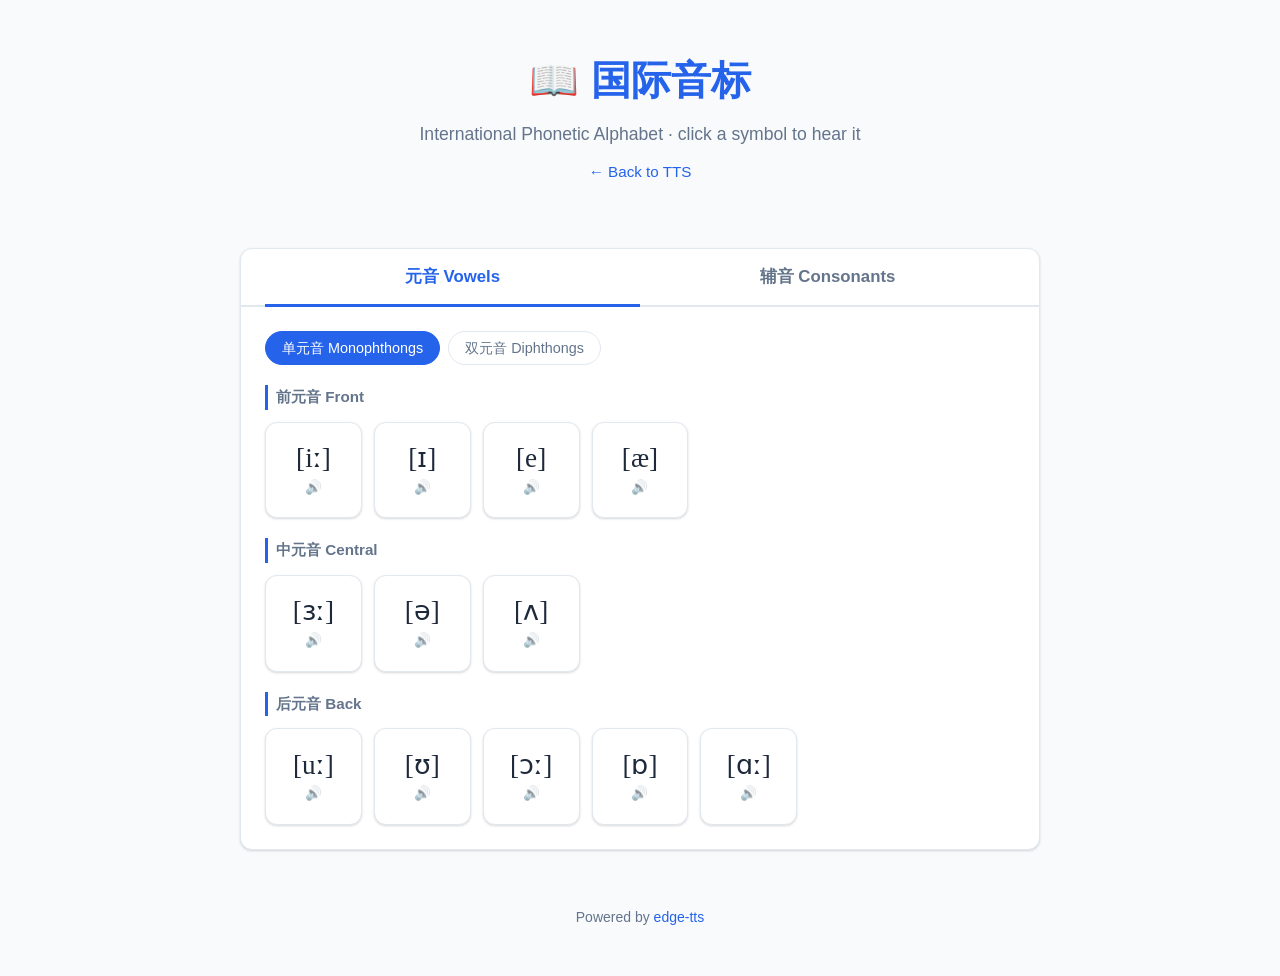
<file: web/phonetics.html>
<!DOCTYPE html>
<html lang="en">
<head>
    <meta charset="UTF-8">
    <meta name="viewport" content="width=device-width, initial-scale=1.0">
    <meta name="description" content="International Phonetic Alphabet — click any symbol to hear it pronounced">
    <meta name="theme-color" content="#2563eb">
    <title>国际音标 · Phonetics — Edge TTS</title>
    <link rel="manifest" href="manifest.json">
    <link rel="stylesheet" href="styles.css">
    <link rel="stylesheet" href="phonetics.css">
    <link rel="icon" type="image/png" href="icon-192.png">
    <link rel="apple-touch-icon" href="icon-192.png">
</head>
<body>
    <div class="container">
        <header>
            <h1>📖 国际音标</h1>
            <p class="subtitle">International Phonetic Alphabet · click a symbol to hear it</p>
            <p class="page-nav"><a href="index.html">← Back to TTS</a></p>
        </header>

        <main>
            <section class="card phonetics-card">
                <div class="tab-strip" role="tablist" aria-label="Phoneme group">
                    <button class="tab" role="tab" data-tab="vowels" aria-selected="true">元音 Vowels</button>
                    <button class="tab" role="tab" data-tab="consonants" aria-selected="false">辅音 Consonants</button>
                </div>

                <div class="tab-panel" data-panel="vowels">
                    <div class="subtab-strip" role="tablist" aria-label="Vowel type">
                        <button class="subtab is-active" data-subtab="monophthongs">单元音 Monophthongs</button>
                        <button class="subtab" data-subtab="diphthongs">双元音 Diphthongs</button>
                    </div>
                    <div class="subtab-panel" data-subpanel="monophthongs"></div>
                    <div class="subtab-panel is-hidden" data-subpanel="diphthongs"></div>
                </div>

                <div class="tab-panel is-hidden" data-panel="consonants">
                    <div class="subtab-strip" role="tablist" aria-label="Consonant type">
                        <button class="subtab is-active" data-subtab="voiceless">清辅音 Voiceless</button>
                        <button class="subtab" data-subtab="voiced">浊辅音 Voiced</button>
                    </div>
                    <div class="subtab-panel" data-subpanel="voiceless"></div>
                    <div class="subtab-panel is-hidden" data-subpanel="voiced"></div>
                </div>

                <div id="phoneticsStatus" class="status-message" role="status" aria-live="polite"></div>
            </section>
        </main>

        <footer>
            <p>
                Powered by <a href="https://github.com/rany2/edge-tts" target="_blank" rel="noopener">edge-tts</a>
            </p>
        </footer>
    </div>

    <script src="phonetics.js"></script>
</body>
</html>
</file>
<file: web/styles.css>
:root {
    --primary-color: #2563eb;
    --primary-hover: #1d4ed8;
    --secondary-color: #64748b;
    --background: #f8fafc;
    --card-background: #ffffff;
    --text-primary: #1e293b;
    --text-secondary: #64748b;
    --border-color: #e2e8f0;
    --success-color: #10b981;
    --error-color: #ef4444;
    --shadow: 0 1px 3px 0 rgba(0, 0, 0, 0.1), 0 1px 2px 0 rgba(0, 0, 0, 0.06);
    --shadow-lg: 0 10px 15px -3px rgba(0, 0, 0, 0.1), 0 4px 6px -2px rgba(0, 0, 0, 0.05);
}

* {
    margin: 0;
    padding: 0;
    box-sizing: border-box;
}

body {
    font-family: -apple-system, BlinkMacSystemFont, 'Segoe UI', Roboto, Oxygen, Ubuntu, Cantarell, sans-serif;
    background: var(--background);
    color: var(--text-primary);
    line-height: 1.6;
    padding: 1rem;
}

.container {
    max-width: 800px;
    margin: 0 auto;
}

/* Header */
header {
    text-align: center;
    margin-bottom: 2rem;
    padding: 2rem 0;
}

header h1 {
    font-size: 2.5rem;
    color: var(--primary-color);
    margin-bottom: 0.5rem;
}

.subtitle {
    color: var(--text-secondary);
    font-size: 1.1rem;
}

.page-nav {
    margin-top: 0.75rem;
    font-size: 0.95rem;
}

.page-nav a {
    color: var(--primary-color);
    text-decoration: none;
}

.page-nav a:hover {
    text-decoration: underline;
}

/* Card */
.card {
    background: var(--card-background);
    border-radius: 0.75rem;
    padding: 1.5rem;
    margin-bottom: 1.5rem;
    box-shadow: var(--shadow);
    border: 1px solid var(--border-color);
}

.card h2 {
    font-size: 1.25rem;
    color: var(--text-primary);
    margin-bottom: 1rem;
    padding-bottom: 0.75rem;
    border-bottom: 2px solid var(--border-color);
}

/* Form Elements */
.form-group {
    margin-bottom: 1rem;
}

.form-group label {
    display: block;
    margin-bottom: 0.5rem;
    font-weight: 600;
    color: var(--text-primary);
    font-size: 0.9rem;
}

textarea {
    width: 100%;
    padding: 0.75rem;
    border: 2px solid var(--border-color);
    border-radius: 0.5rem;
    font-family: inherit;
    font-size: 1rem;
    resize: vertical;
    transition: border-color 0.2s;
}

textarea:focus {
    outline: none;
    border-color: var(--primary-color);
}

select {
    width: 100%;
    padding: 0.75rem;
    border: 2px solid var(--border-color);
    border-radius: 0.5rem;
    font-family: inherit;
    font-size: 1rem;
    background: white;
    cursor: pointer;
    transition: border-color 0.2s;
}

select:focus {
    outline: none;
    border-color: var(--primary-color);
}

.char-count {
    text-align: right;
    color: var(--text-secondary);
    font-size: 0.875rem;
    margin-top: 0.5rem;
}

/* Filters */
.filters {
    display: grid;
    grid-template-columns: repeat(auto-fit, minmax(200px, 1fr));
    gap: 1rem;
}

/* Test Voice Section */
.test-voice-section {
    margin-top: 1rem;
    padding-top: 1rem;
    border-top: 1px solid var(--border-color);
    display: flex;
    align-items: center;
    gap: 1rem;
}

.test-voice-hint {
    font-size: 0.875rem;
    color: var(--text-secondary);
    margin: 0;
}

/* Prosody Controls */
.prosody-controls {
    margin-top: 1rem;
}

input[type="range"] {
    width: 100%;
    height: 6px;
    border-radius: 3px;
    background: var(--border-color);
    outline: none;
    -webkit-appearance: none;
}

input[type="range"]::-webkit-slider-thumb {
    -webkit-appearance: none;
    appearance: none;
    width: 20px;
    height: 20px;
    border-radius: 50%;
    background: var(--primary-color);
    cursor: pointer;
    transition: background 0.2s;
}

input[type="range"]::-webkit-slider-thumb:hover {
    background: var(--primary-hover);
}

input[type="range"]::-moz-range-thumb {
    width: 20px;
    height: 20px;
    border-radius: 50%;
    background: var(--primary-color);
    cursor: pointer;
    border: none;
    transition: background 0.2s;
}

input[type="range"]::-moz-range-thumb:hover {
    background: var(--primary-hover);
}

/* Buttons */
.btn {
    padding: 0.75rem 1.5rem;
    border: none;
    border-radius: 0.5rem;
    font-family: inherit;
    font-size: 1rem;
    font-weight: 600;
    cursor: pointer;
    transition: all 0.2s;
    display: inline-flex;
    align-items: center;
    gap: 0.5rem;
}

.btn-primary {
    background: var(--primary-color);
    color: white;
}

.btn-primary:hover:not(:disabled) {
    background: var(--primary-hover);
    transform: translateY(-1px);
    box-shadow: var(--shadow-lg);
}

.btn-secondary {
    background: var(--secondary-color);
    color: white;
}

.btn-secondary:hover:not(:disabled) {
    background: #475569;
    transform: translateY(-1px);
}

.btn:disabled {
    opacity: 0.5;
    cursor: not-allowed;
}

.btn-icon {
    font-size: 1.2rem;
}

.btn-link {
    background: none;
    border: none;
    color: var(--primary-color);
    cursor: pointer;
    text-decoration: underline;
    font-size: inherit;
    padding: 0;
}

.btn-link:hover {
    color: var(--primary-hover);
}

/* Actions */
.actions {
    display: flex;
    gap: 1rem;
    flex-wrap: wrap;
}

/* Progress Bar */
.progress-bar {
    width: 100%;
    height: 4px;
    background: var(--border-color);
    border-radius: 2px;
    overflow: hidden;
    margin: 1rem 0;
}

.progress-fill {
    height: 100%;
    background: var(--primary-color);
    animation: progress 1.5s ease-in-out infinite;
}

@keyframes progress {
    0% {
        width: 0%;
        margin-left: 0%;
    }
    50% {
        width: 50%;
        margin-left: 25%;
    }
    100% {
        width: 0%;
        margin-left: 100%;
    }
}

/* Status Message */
.status-message {
    padding: 0.75rem;
    border-radius: 0.5rem;
    margin-top: 1rem;
    display: none;
}

.status-message.success {
    background: #d1fae5;
    color: #065f46;
    display: block;
}

.status-message.error {
    background: #fee2e2;
    color: #991b1b;
    display: block;
}

.status-message.info {
    background: #dbeafe;
    color: #1e40af;
    display: block;
}

/* Audio Section */
#audioPlayer {
    width: 100%;
    margin-bottom: 1rem;
}

.audio-actions {
    display: flex;
    gap: 1rem;
}

/* History */
.history-list {
    max-height: 300px;
    overflow-y: auto;
}

.history-item {
    padding: 1rem;
    border: 1px solid var(--border-color);
    border-radius: 0.5rem;
    margin-bottom: 0.75rem;
    cursor: pointer;
    transition: all 0.2s;
}

.history-item:hover {
    border-color: var(--primary-color);
    background: #f1f5f9;
}

.history-item-header {
    display: flex;
    justify-content: space-between;
    align-items: start;
    margin-bottom: 0.5rem;
}

.history-item-text {
    font-size: 0.9rem;
    color: var(--text-primary);
    overflow: hidden;
    text-overflow: ellipsis;
    white-space: nowrap;
    flex: 1;
    margin-right: 1rem;
}

.history-item-voice {
    font-size: 0.8rem;
    color: var(--text-secondary);
}

.history-item-time {
    font-size: 0.75rem;
    color: var(--text-secondary);
}

.history-item-actions {
    display: flex;
    gap: 0.5rem;
    margin-top: 0.5rem;
}

.history-item-actions button {
    padding: 0.25rem 0.75rem;
    font-size: 0.875rem;
}

.empty-state {
    text-align: center;
    color: var(--text-secondary);
    padding: 2rem;
}

/* Footer */
footer {
    text-align: center;
    padding: 2rem 0;
    color: var(--text-secondary);
    font-size: 0.875rem;
}

footer a {
    color: var(--primary-color);
    text-decoration: none;
}

footer a:hover {
    text-decoration: underline;
}

.status-indicator {
    margin-top: 0.5rem;
}

.online {
    color: var(--success-color);
}

.offline {
    color: var(--error-color);
}

/* Responsive */
@media (max-width: 640px) {
    body {
        padding: 0.5rem;
    }

    header h1 {
        font-size: 2rem;
    }

    .card {
        padding: 1rem;
    }

    .actions {
        flex-direction: column;
    }

    .actions .btn {
        width: 100%;
    }

    .filters {
        grid-template-columns: 1fr;
    }

    .test-voice-section {
        flex-direction: column;
        align-items: stretch;
    }

    .test-voice-section .btn {
        width: 100%;
    }

    .test-voice-hint {
        text-align: center;
    }
}

/* Install prompt animation */
#installPrompt {
    animation: slideIn 0.3s ease-out;
}

@keyframes slideIn {
    from {
        opacity: 0;
        transform: translateY(-10px);
    }
    to {
        opacity: 1;
        transform: translateY(0);
    }
}

/* Loading animation */
.loading {
    display: inline-block;
    width: 1rem;
    height: 1rem;
    border: 2px solid var(--border-color);
    border-top-color: var(--primary-color);
    border-radius: 50%;
    animation: spin 0.6s linear infinite;
}

@keyframes spin {
    to {
        transform: rotate(360deg);
    }
}
</file>
<file: web/phonetics.css>
.phonetics-card {
    padding-top: 0;
}

/* Top-level tabs */
.tab-strip {
    display: flex;
    gap: 0;
    border-bottom: 2px solid var(--border-color);
    margin: 0 -1.5rem 1.5rem;
    padding: 0 1.5rem;
}

.tab {
    flex: 1;
    background: none;
    border: none;
    padding: 1rem 0;
    font-size: 1.05rem;
    font-weight: 600;
    color: var(--text-secondary);
    cursor: pointer;
    border-bottom: 3px solid transparent;
    margin-bottom: -2px;
    transition: color 0.2s, border-color 0.2s;
    font-family: inherit;
}

.tab.is-active {
    color: var(--primary-color);
    border-bottom-color: var(--primary-color);
}

/* Sub-tabs (pills) */
.subtab-strip {
    display: flex;
    gap: 0.5rem;
    margin-bottom: 1.25rem;
    flex-wrap: wrap;
}

.subtab {
    padding: 0.4rem 1rem;
    border-radius: 999px;
    border: 1px solid var(--border-color);
    background: white;
    font-size: 0.9rem;
    font-weight: 500;
    color: var(--text-secondary);
    cursor: pointer;
    transition: all 0.2s;
    font-family: inherit;
}

.subtab:hover {
    border-color: var(--primary-color);
    color: var(--primary-color);
}

.subtab.is-active {
    background: var(--primary-color);
    color: white;
    border-color: var(--primary-color);
}

.is-hidden {
    display: none !important;
}

/* Group label (e.g. 前元音) */
.phon-group-label {
    font-size: 0.95rem;
    font-weight: 600;
    color: var(--text-secondary);
    margin: 1.25rem 0 0.75rem;
    padding-left: 0.5rem;
    border-left: 3px solid var(--primary-color);
}

.phon-group-label:first-child {
    margin-top: 0.25rem;
}

/* Card grid */
.phon-grid {
    display: grid;
    grid-template-columns: repeat(auto-fill, minmax(88px, 1fr));
    gap: 0.75rem;
}

.phon-card {
    aspect-ratio: 1 / 1;
    display: flex;
    flex-direction: column;
    align-items: center;
    justify-content: center;
    gap: 0.4rem;
    background: white;
    border: 1px solid var(--border-color);
    border-radius: 0.75rem;
    cursor: pointer;
    transition: all 0.15s ease;
    box-shadow: var(--shadow);
    font-family: inherit;
    padding: 0.5rem;
}

.phon-card:hover {
    transform: translateY(-2px);
    border-color: var(--primary-color);
    box-shadow: var(--shadow-lg);
}

.phon-card:active {
    transform: translateY(0);
}

.phon-card.is-loading {
    opacity: 0.6;
    pointer-events: none;
}

.phon-glyph {
    font-family: 'Times New Roman', 'Georgia', serif;
    font-size: 1.7rem;
    color: var(--text-primary);
    line-height: 1;
}

.phon-speaker {
    font-size: 0.85rem;
    opacity: 0.55;
}

@media (max-width: 480px) {
    .phon-grid {
        grid-template-columns: repeat(auto-fill, minmax(72px, 1fr));
        gap: 0.5rem;
    }

    .phon-glyph {
        font-size: 1.4rem;
    }

    .tab {
        font-size: 0.95rem;
    }

    .subtab {
        font-size: 0.85rem;
        padding: 0.35rem 0.8rem;
    }
}
</file>
